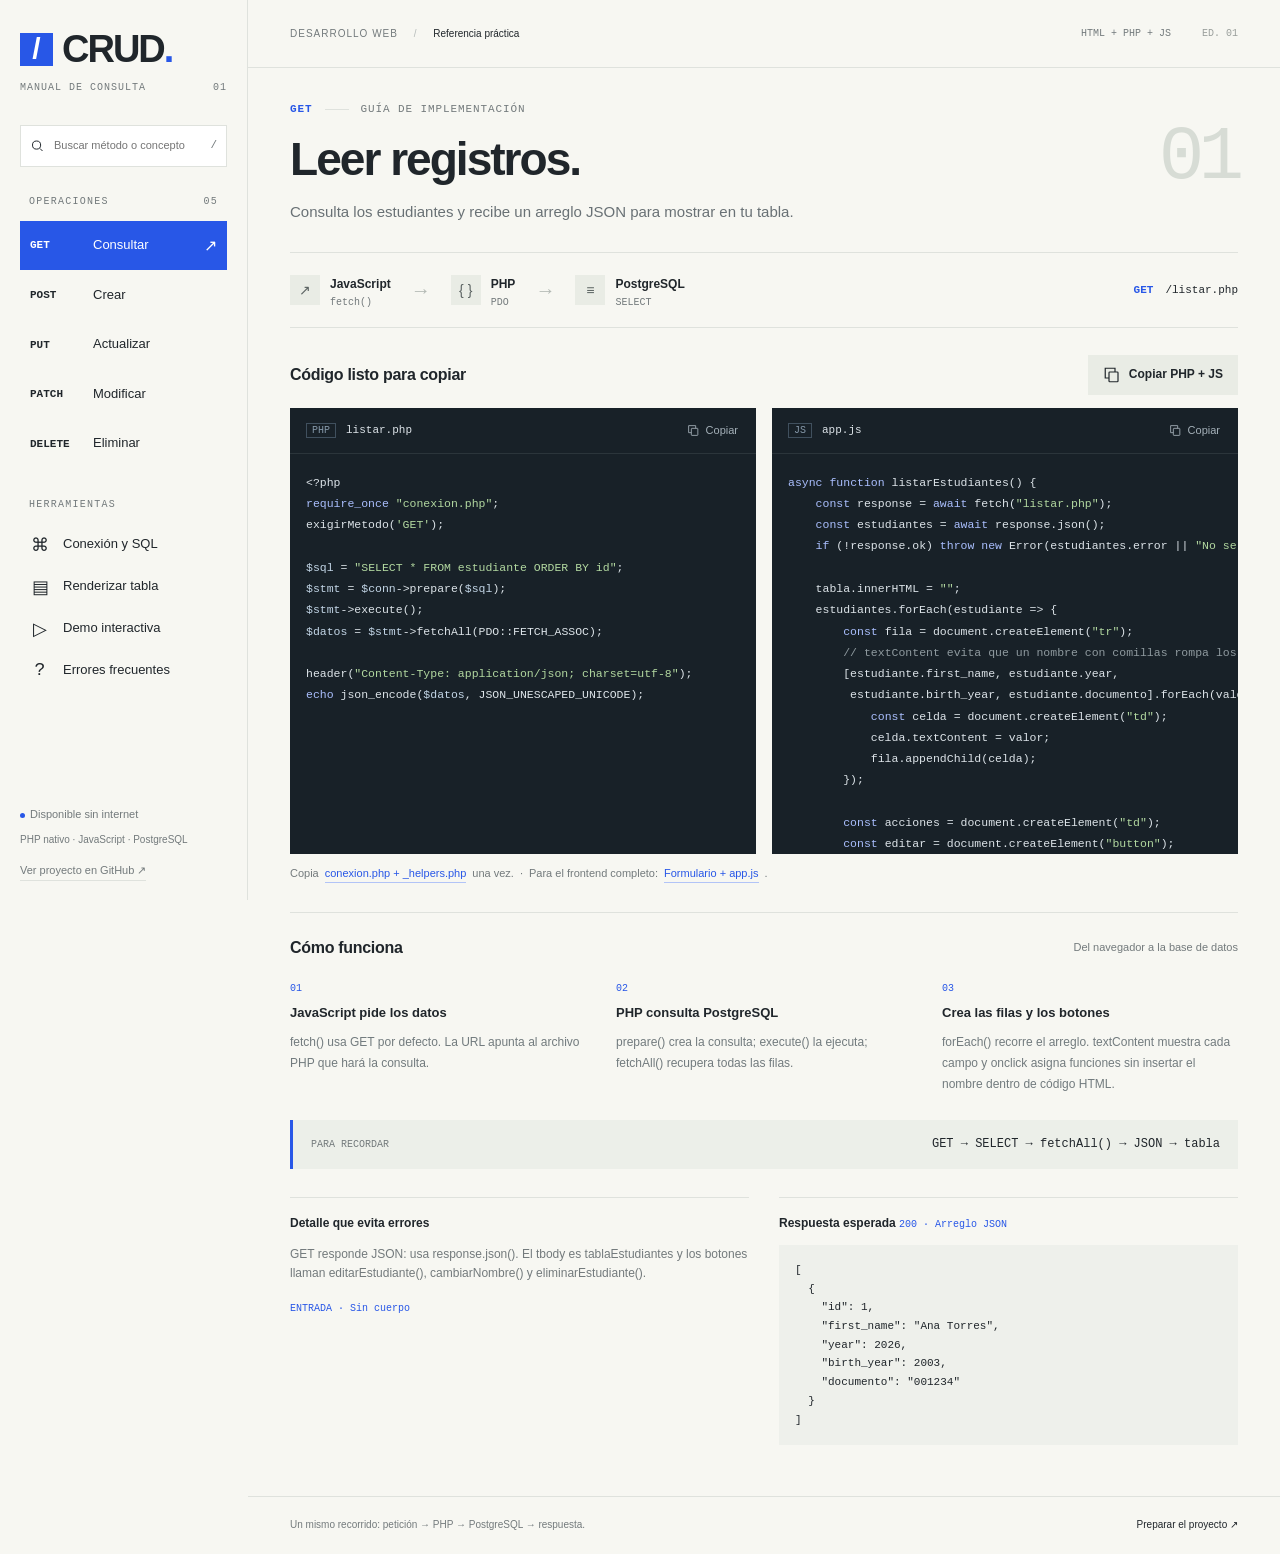
<file: index.html>
<!doctype html>
<html lang="es">
<head>
  <meta charset="utf-8">
  <meta name="viewport" content="width=device-width, initial-scale=1">
  <meta name="theme-color" content="#f7f7f2">
  <meta name="description" content="Guía práctica de CRUD: ejemplos copiables de PHP nativo, JavaScript y PostgreSQL.">
  <title>CRUD / Manual de consulta</title>
  <link rel="stylesheet" href="assets/styles.css">
  <script src="assets/data.js" defer></script>
  <script src="assets/app.js" defer></script>
</head>
<body>
  <a class="skip-link" href="#workspace">Ir a los ejemplos</a>
  <aside class="sidebar" aria-label="Navegación de la guía">
    <a class="brand" href="#get" aria-label="CRUD Manual, inicio"><span class="brand-mark">/</span> CRUD<span class="brand-dot">.</span></a>
    <p class="brand-caption">MANUAL DE CONSULTA <span>01</span></p>
    <label class="search"><svg viewBox="0 0 24 24" aria-hidden="true"><circle cx="10.5" cy="10.5" r="6.5"/><path d="m16 16 4 4"/></svg><input id="search" type="search" placeholder="Buscar método o concepto" aria-label="Buscar método o concepto"><kbd>/</kbd></label>
    <nav>
      <p class="nav-heading">OPERACIONES <span>05</span></p>
      <a class="nav-item active" href="#get" data-page="get"><span class="nav-method">GET</span><span>Consultar</span><span class="nav-arrow">↗</span></a>
      <a class="nav-item" href="#post" data-page="post"><span class="nav-method">POST</span><span>Crear</span><span class="nav-arrow">↗</span></a>
      <a class="nav-item" href="#put" data-page="put"><span class="nav-method">PUT</span><span>Actualizar</span><span class="nav-arrow">↗</span></a>
      <a class="nav-item" href="#patch" data-page="patch"><span class="nav-method">PATCH</span><span>Modificar</span><span class="nav-arrow">↗</span></a>
      <a class="nav-item" href="#delete" data-page="delete"><span class="nav-method">DELETE</span><span>Eliminar</span><span class="nav-arrow">↗</span></a>
      <p class="nav-heading resource-heading">HERRAMIENTAS</p>
      <a class="nav-item resource" href="#setup" data-page="setup"><span>⌘</span><span>Conexión y SQL</span></a>
      <a class="nav-item resource" href="#table" data-page="table"><span>▤</span><span>Renderizar tabla</span></a>
      <a class="nav-item resource" href="#demo" data-page="demo"><span>▷</span><span>Demo interactiva</span></a>
      <a class="nav-item resource" href="#errors" data-page="errors"><span>?</span><span>Errores frecuentes</span></a>
    </nav>
    <p id="search-empty" hidden>Sin coincidencias.</p>
    <div class="sidebar-bottom"><span class="status-dot"></span><span>Disponible sin internet</span><p>PHP nativo · JavaScript · PostgreSQL</p><a href="https://github.com/DiegoArias32/proyectoDesarrollo" target="_blank" rel="noopener noreferrer">Ver proyecto en GitHub ↗</a></div>
  </aside>
  <div class="main-shell">
    <header class="topbar"><span>DESARROLLO WEB <span class="breadcrumb-slash">/</span> <strong>Referencia práctica</strong></span><span class="edition">HTML + PHP + JS <span>ED. 01</span></span></header>
    <main id="workspace" tabindex="-1"></main>
    <footer><span>Un mismo recorrido: petición → PHP → PostgreSQL → respuesta.</span><a href="#setup">Preparar el proyecto ↗</a></footer>
  </div>
  <div id="toast" role="status" aria-live="polite"></div>
</body>
</html>
</file>
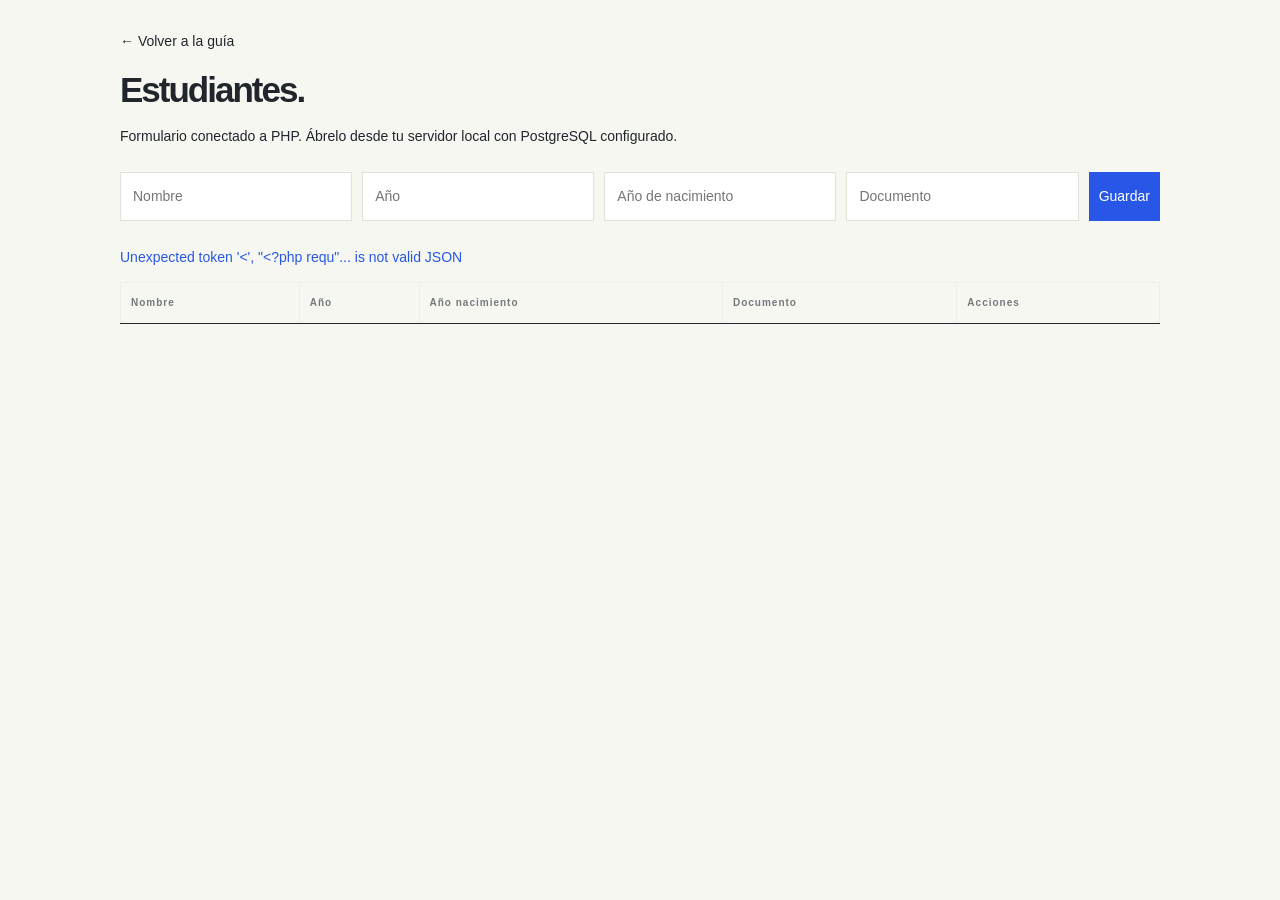
<file: ejemplo.html>
<!doctype html>
<html lang="es"><head><meta charset="utf-8"><meta name="viewport" content="width=device-width,initial-scale=1"><title>CRUD de estudiantes</title><link rel="stylesheet" href="assets/styles.css"><style>body{padding:30px;max-width:1100px;margin:auto}h1{font-size:35px}form{display:flex;flex-wrap:wrap;gap:10px;margin:25px 0}input{min-width:150px;flex:1;padding:12px;border:1px solid #dfe2dd}button{padding:10px;background:#2857e7;color:white}td button{margin:3px;font-size:11px}table{border:0}#mensaje{color:#2857e7}</style></head><body><a href="index.html#table">← Volver a la guía</a><h1>Estudiantes.</h1><p>Formulario conectado a PHP. Ábrelo desde tu servidor local con PostgreSQL configurado.</p><form id="formEstudiante">
    <input type="text" id="first_name" name="first_name" placeholder="Nombre" maxlength="80" required>
    <input type="number" id="year" name="year" placeholder="Año" step="1" required>
    <input type="number" id="birth_year" name="birth_year" placeholder="Año de nacimiento" step="1" required>
    <input type="text" id="documento" name="documento" placeholder="Documento" maxlength="100" required>
    <button type="submit">Guardar</button>
</form>

<p id="mensaje" role="status"></p>

<table border="1">
    <thead>
        <tr>
            <th>Nombre</th><th>Año</th><th>Año nacimiento</th>
            <th>Documento</th><th>Acciones</th>
        </tr>
    </thead>
    <tbody id="tablaEstudiantes"></tbody>
</table>

<script src="app.js"></script>
</body></html>
</file>
<file: assets/styles.css>
@charset "UTF-8";
:root{--paper:#f7f7f2;--surface:#fff;--ink:#20262b;--muted:#737a7c;--line:#dfe2dd;--accent:#2857e7;--code:#182128;--mono:"Cascadia Code",Consolas,monospace;--sans:"Segoe UI Variable","Segoe UI",Arial,sans-serif}
*{box-sizing:border-box}body{margin:0;background:var(--paper);color:var(--ink);font-family:var(--sans);font-size:14px;line-height:1.6}a{color:inherit;text-decoration:none}button,input,select{font:inherit}button,a,input{touch-action:manipulation}button{cursor:pointer}button:disabled{cursor:default}button:focus-visible,a:focus-visible,input:focus-visible,select:focus-visible{outline:3px solid #8ca8ff;outline-offset:3px}button{border:0}svg{width:18px;height:18px;fill:none;stroke:currentColor;stroke-width:1.6}code,kbd{font-family:var(--mono)}.skip-link{position:fixed;left:12px;top:-60px;background:var(--accent);color:white;padding:10px;z-index:50}.skip-link:focus{top:12px}.sidebar{width:248px;position:fixed;inset:0 auto 0 0;padding:30px 20px 20px;border-right:1px solid var(--line);background:var(--paper);display:flex;flex-direction:column;z-index:10}.brand{display:flex;align-items:center;font-size:38px;font-weight:800;letter-spacing:-2px;line-height:1}.brand-mark{display:grid;place-items:center;width:33px;height:33px;background:var(--accent);color:white;line-height:1;font-size:30px;margin-right:9px;letter-spacing:-4px;padding-right:4px}.brand-dot{color:var(--accent)}.brand-caption{font:10px var(--mono);color:var(--muted);letter-spacing:1px;margin:14px 0 32px;display:flex;justify-content:space-between}.search{display:flex;align-items:center;gap:7px;padding:10px 9px;border:1px solid var(--line);background:#fff}.search svg{flex-shrink:0;width:15px}.search input{width:100%;border:0;outline:0;font-size:11px;min-width:0;background:transparent}.search:focus-within{border-color:var(--accent)}.search kbd{color:var(--muted);font-size:11px}.nav-heading{font:10px var(--mono);letter-spacing:1.25px;color:var(--muted);margin:29px 9px 14px;display:flex;justify-content:space-between}.nav-item{display:flex;align-items:center;padding:12px 10px;gap:14px;position:relative;transition:background .18s,color .18s}.nav-method{font:11px var(--mono);font-weight:700;width:49px}.nav-item>span:nth-child(2){font-size:13px}.nav-item.active{background:var(--accent);color:white}.nav-item:not(.active):hover{background:#e9ece6}.nav-arrow{margin-left:auto;font-size:16px;opacity:0}.active .nav-arrow{opacity:1}.resource-heading{margin-top:30px}.resource{padding:10px;gap:13px}.resource>span:first-child{font:18px var(--mono);width:20px;text-align:center}.sidebar-bottom{margin-top:auto;padding-top:24px;color:var(--muted);font-size:11px}.status-dot{display:inline-block;width:5px;height:5px;background:var(--accent);margin-right:5px;border-radius:50%}.sidebar-bottom p{font-size:10px;margin:9px 0 14px}.sidebar-bottom a{border-bottom:1px solid var(--line);padding-bottom:4px}.main-shell{margin-left:248px}.topbar{height:68px;border-bottom:1px solid var(--line);display:flex;align-items:center;justify-content:space-between;padding:0 42px;font-size:10px;letter-spacing:1px;color:var(--muted)}.topbar strong{color:var(--ink);font-weight:500;letter-spacing:0}.breadcrumb-slash{margin:0 12px;color:#b6bcba}.edition{font:10px var(--mono);letter-spacing:0}.edition span{padding-left:25px;color:#9a9f9c}main{padding:35px 42px 40px;max-width:1600px;margin:auto;outline:none}.eyebrow{font:11px var(--mono);color:var(--muted);letter-spacing:.9px;display:flex;align-items:center;gap:12px}.eyebrow .method-label{color:var(--accent);font-weight:700}.eyebrow .small-line{width:24px;height:1px;background:var(--line)}.title-row{display:flex;align-items:center;justify-content:space-between;gap:20px}h1{font-size:clamp(34px,3.6vw,53px);font-weight:650;letter-spacing:-2px;line-height:1.13;margin:18px 0 15px}.chapter-number{font:76px var(--mono);letter-spacing:-6px;line-height:1;color:#d7dcd5}.subtitle{font-size:15px;color:#697175;max-width:640px;line-height:1.6;margin:0 0 28px}.flow{display:flex;align-items:center;gap:20px;padding:19px 0;border-top:1px solid var(--line);border-bottom:1px solid var(--line);margin-bottom:27px}.flow-node{display:flex;align-items:center;gap:10px}.flow-icon{display:grid;place-items:center;width:30px;height:30px;background:#e9ece5;color:#5b6362}.flow-node strong{font-size:12px;font-weight:600}.flow-node small{display:block;font:10px var(--mono);color:var(--muted);margin-top:3px}.flow-arrow{color:#b4bab5;font-size:20px}.endpoint{margin-left:auto;font:11px var(--mono);display:flex;align-items:center;gap:12px}.endpoint span{color:var(--accent);font-weight:bold}.section-head{display:flex;justify-content:space-between;align-items:center;gap:15px;margin:0 0 13px}h2{font-size:16px;font-weight:650;letter-spacing:-.3px;margin:0}.section-head .quiet{font-size:11px;color:var(--muted)}.button{display:inline-flex;align-items:center;justify-content:center;gap:8px;background:var(--accent);color:#fff;padding:10px 15px;font-size:12px;font-weight:600;transition:background .18s,transform .18s}.button:hover{background:#1744ce;transform:translateY(-1px)}.button.secondary{color:var(--ink);background:#e9ece5}.button.secondary:hover{background:#dce2d7}.code-pair{display:grid;grid-template-columns:1fr 1fr;gap:16px}.code-panel{background:var(--code);color:#dde4e9;min-width:0;overflow:hidden}.code-header{height:46px;padding:0 16px;display:flex;align-items:center;justify-content:space-between;border-bottom:1px solid #2b353b;font:11px var(--mono)}.code-file{display:flex;gap:10px;align-items:center}.code-lang{font-size:10px;color:#879aab;border:1px solid #40505e;padding:1px 5px}.copy-button{display:flex;align-items:center;gap:6px;background:transparent;color:#a4b0b8;font:11px var(--sans);padding:6px 2px}.copy-button:hover{color:white}.copy-button svg{width:13px;height:13px}.code-panel pre{margin:0;padding:18px 16px;max-height:400px;min-height:294px;overflow:auto;scrollbar-color:#4a5660 var(--code);font:11.5px/1.85 var(--mono);tab-size:4}.code-panel code{font:inherit;white-space:pre}.token-comment{color:#8f9a9f}.token-string{color:#b2d8a0}.token-keyword{color:#aabffe}.token-number{color:#e0c09a}.token-variable{color:#c3d6e7}.dependency{font-size:11px;color:var(--muted);margin:11px 0 29px;display:flex;align-items:center;gap:6px;flex-wrap:wrap}.dependency a{color:var(--accent);border-bottom:1px solid #b2c4f7}.explanation{border-top:1px solid var(--line);padding-top:22px}.steps{display:grid;grid-template-columns:repeat(3,1fr);gap:30px;margin:22px 0 25px}.step-num{font:10px var(--mono);color:var(--accent);display:block;margin-bottom:9px}.step h3{font-size:13px;font-weight:600;margin:0 0 8px}.step p{font-size:12px;color:#727b7e;margin:0;line-height:1.75}.memory{display:flex;align-items:center;justify-content:space-between;gap:16px;border-left:3px solid var(--accent);padding:15px 18px;background:#ecefe9;margin:20px 0}.memory span{font:10px var(--mono);color:var(--muted);white-space:nowrap}.memory code{font-size:12px;color:var(--ink)}.details-grid{display:grid;grid-template-columns:1fr 1fr;gap:30px;margin-top:28px}.detail-box{padding-top:16px;border-top:1px solid var(--line)}.detail-box h3{font-size:12px;margin:0 0 12px}.detail-box p{font-size:12px;color:var(--muted)}.detail-box pre{font:11px/1.7 var(--mono);background:#eef0eb;padding:16px;overflow:auto}.response-meta{font:10px var(--mono);color:var(--accent)}.resource-intro{max-width:780px;color:var(--muted);font-size:14px}.setup-steps{margin:28px 0;padding:0;list-style:none}.setup-steps li{padding:15px 0;border-bottom:1px solid var(--line);font-size:13px}.setup-steps strong{font-weight:600}.setup-steps code{font-size:11px;padding:2px 5px;background:#e9ece5}.single-code{margin:24px 0}.single-code .code-panel pre{max-height:470px;min-height:0}.code-pair.resource-codes pre{max-height:540px}.inline-note{font-size:12px;color:var(--muted);border-left:2px solid var(--accent);padding:2px 15px;margin:22px 0}.file-tree{font:12px/2 var(--mono);padding:22px;background:#ecefe9}.sources{font-size:11px;color:var(--muted);display:flex;gap:18px;flex-wrap:wrap;margin-top:24px}.sources a{border-bottom:1px solid var(--line)}footer{border-top:1px solid var(--line);padding:20px 42px;font-size:10px;color:var(--muted);display:flex;justify-content:space-between;gap:20px}footer a{color:var(--ink)}#toast{position:fixed;bottom:24px;left:50%;background:var(--ink);color:white;padding:12px 20px;font-size:13px;opacity:0;transform:translate(-50%,10px);transition:opacity .2s,transform .2s;pointer-events:none;z-index:99}#toast.visible{opacity:1;transform:translate(-50%,0)}.page-enter{animation:page-in .22s ease-out}@keyframes page-in{from{opacity:.3;transform:translateY(5px)}to{opacity:1;transform:translateY(0)}}.demo-heading{display:flex;align-items:center;justify-content:space-between;margin:27px 0 15px}.demo-heading span{font:10px var(--mono);color:var(--accent)}.demo-form{display:grid;grid-template-columns:1fr 1fr auto;gap:16px;align-items:end;padding:20px 0;border-top:1px solid var(--line);border-bottom:1px solid var(--line)}.demo-form label{font-size:11px;display:block;color:var(--muted)}.demo-form input{display:block;width:100%;border:1px solid var(--line);background:white;padding:10px 12px;margin-top:6px;font-size:13px}.table-wrapper{overflow:auto;margin-top:20px}table{border-collapse:collapse;width:100%;text-align:left;font-size:12px}th{font-size:10px;letter-spacing:1px;font-weight:600;color:var(--muted);padding:12px 10px;border-bottom:1px solid var(--ink)}td{padding:16px 10px;border-bottom:1px solid var(--line)}td:first-child{font-family:var(--mono);color:var(--muted)}.row-actions{display:flex;gap:6px;white-space:nowrap}.row-actions button{font-size:11px;padding:6px 8px;background:#e9ece5;color:var(--ink)}.row-actions button:hover{background:#d9e2f7;color:var(--accent)}.state-label{font-size:10px;color:var(--muted)}.state-label.on{color:var(--accent)}.demo-log{margin-top:25px;padding:18px;background:var(--code);color:#b9c4cc;font:11px/1.8 var(--mono);overflow:auto;white-space:pre-wrap}.demo-log strong{color:#aabffe}.demo-hint{color:var(--muted);font-size:11px}.error-list{margin:28px 0}.error-list details{border-top:1px solid var(--line);padding:18px 0}.error-list details:last-child{border-bottom:1px solid var(--line)}.error-list summary{cursor:pointer;font-size:14px;font-weight:600;list-style:none;display:flex;justify-content:space-between}.error-list summary::after{content:'+';color:var(--accent)}.error-list details[open] summary::after{content:'−'}.error-list p{font-size:13px;color:var(--muted);max-width:760px}.error-list code{font-size:12px;color:var(--ink)}[hidden]{display:none!important}
@media(min-width:1600px){main{padding:42px 60px}.topbar,footer{padding-left:60px;padding-right:60px}.code-panel pre{font-size:12.5px}.subtitle{font-size:16px}}
@media(max-width:1150px){.sidebar{width:215px;padding-left:15px;padding-right:15px}.main-shell{margin-left:215px}.topbar,main,footer{padding-left:27px;padding-right:27px}.endpoint{font-size:10px}.flow{gap:12px}.flow-icon{display:none}.steps{gap:18px}.code-panel pre{font-size:11px}.edition{display:none}}
@media(max-width:850px){.code-pair{grid-template-columns:1fr}.code-panel pre{min-height:0;max-height:370px}.chapter-number{font-size:55px}.flow{flex-wrap:wrap}.endpoint{margin-left:0;width:100%}.steps{grid-template-columns:1fr;gap:18px}.step{display:grid;grid-template-columns:24px 1fr;gap:0 10px}.step-num{grid-row:1/3}.step p{grid-column:2}.details-grid{grid-template-columns:1fr}.memory{align-items:flex-start;flex-direction:column;gap:8px}.demo-form{grid-template-columns:1fr 1fr}.demo-form .button{grid-column:1/-1}.row-actions{flex-direction:column}.subtitle{font-size:14px}}
@media(max-width:600px){.sidebar{position:static;width:auto;padding:18px 18px 10px;display:block;border-right:0;border-bottom:1px solid var(--line)}.brand{font-size:29px}.brand-mark{width:27px;height:27px;font-size:25px}.brand-caption,.sidebar-bottom,.nav-heading,.search{display:none}.sidebar nav{display:flex;overflow:auto;gap:5px;margin-top:20px;scrollbar-width:thin;padding-bottom:6px}.nav-item{flex-shrink:0;gap:0;padding:9px 12px;border:1px solid var(--line)}.nav-method{width:auto;font-size:11px}.nav-item>span:nth-child(2),.nav-arrow{display:none}.resource>span:first-child{display:none}.resource>span:nth-child(2){display:block;font-size:11px}.main-shell{margin-left:0}.topbar{height:47px;padding:0 19px;font-size:9px}main{padding:23px 19px 28px}h1{font-size:33px;letter-spacing:-1.4px}.chapter-number{font-size:44px}.eyebrow{font-size:9px}.subtitle{font-size:13px}.flow-node strong{font-size:11px}.flow-node small{font-size:9px}.flow{gap:10px}.flow-arrow{font-size:15px}.section-head{align-items:flex-start}.section-head .quiet{display:none}.code-header{padding:0 13px}.code-panel pre{padding:15px 13px}.demo-form{grid-template-columns:1fr}.demo-form .button{grid-column:auto}footer{padding:17px 19px;flex-direction:column;gap:6px}.demo-heading{align-items:flex-start;gap:12px}.demo-heading span{font-size:9px}}
@media(prefers-reduced-motion:reduce){*,*::before,*::after{animation:none!important;transition:none!important;scroll-behavior:auto!important}}

.demo-form{grid-template-columns:repeat(2,minmax(0,1fr)) auto}.demo-form label:nth-child(3){grid-column:1}.demo-form .button{grid-column:3;grid-row:1/3;align-self:center}@media(max-width:850px){.demo-form{grid-template-columns:1fr 1fr}.demo-form .button{grid-column:1/-1;grid-row:auto}}@media(max-width:600px){.demo-form{grid-template-columns:1fr}.demo-form label:nth-child(3),.demo-form .button{grid-column:auto}}
</file>
